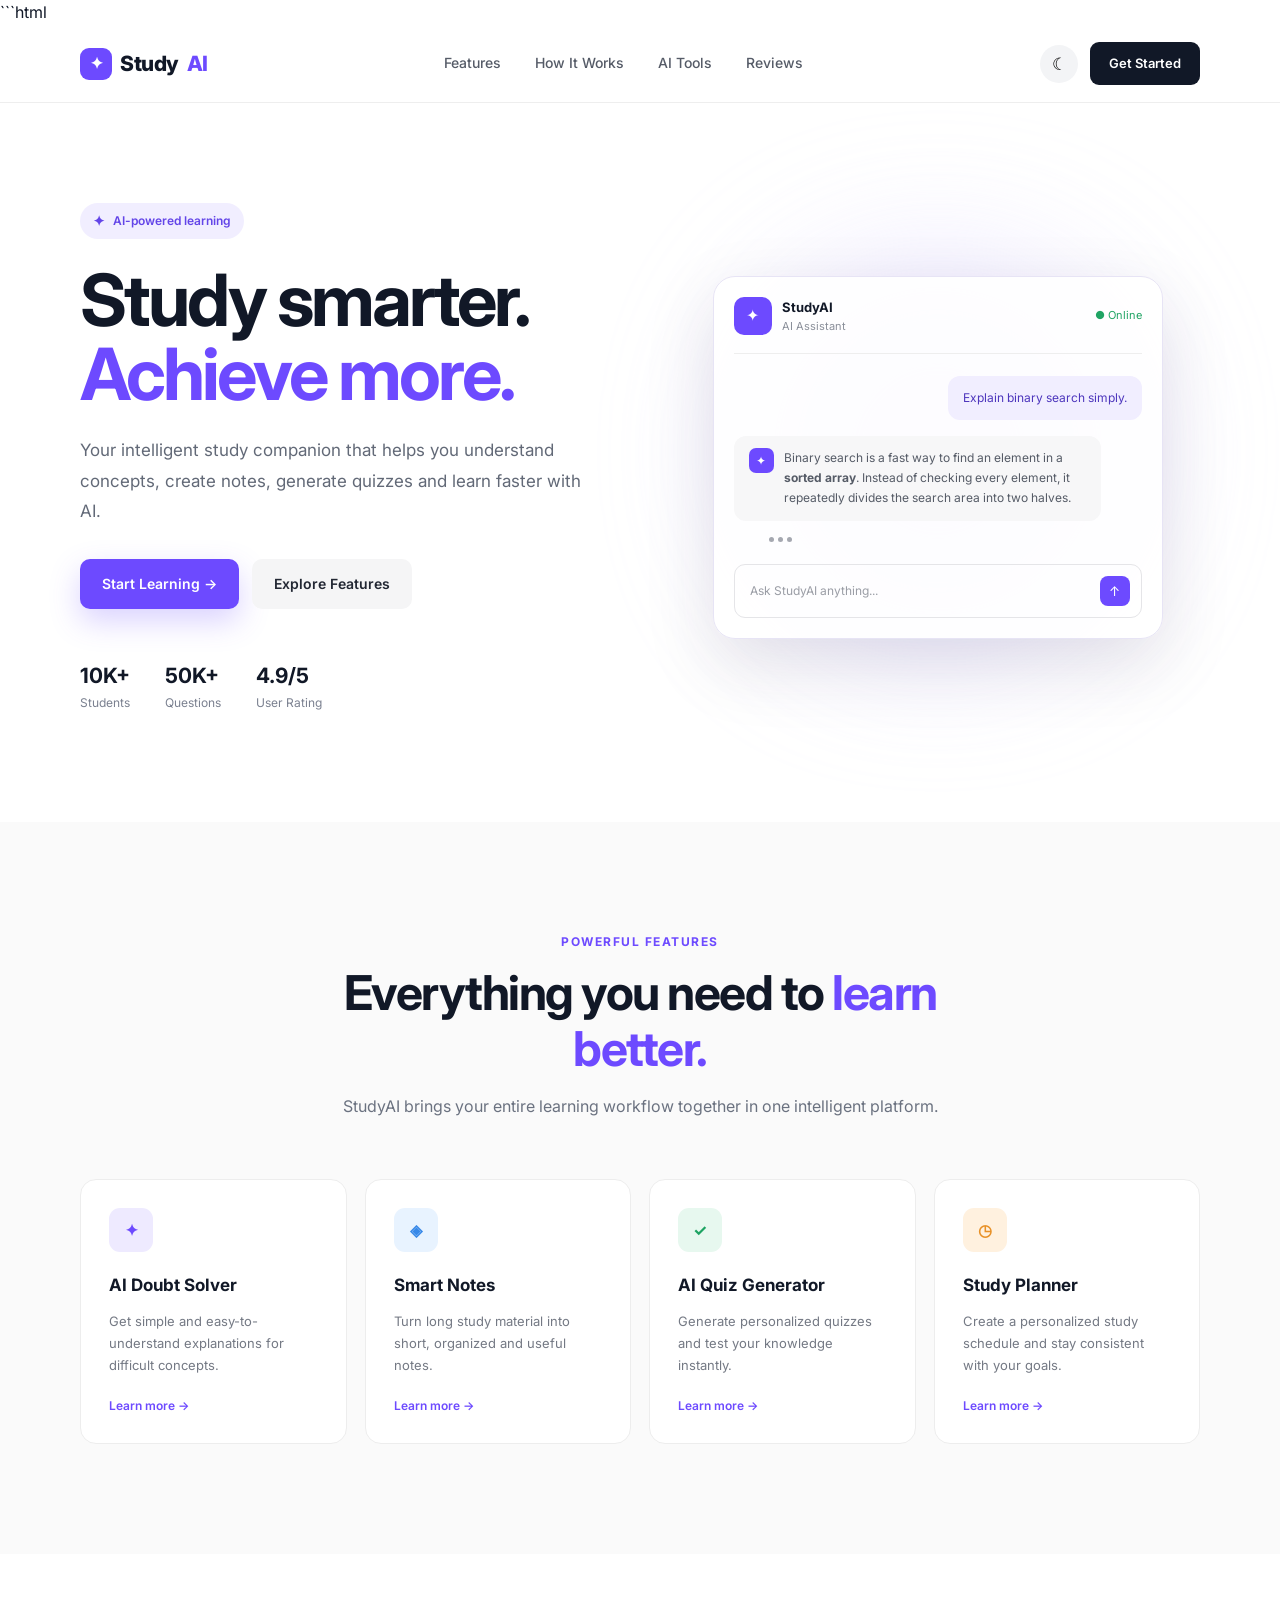
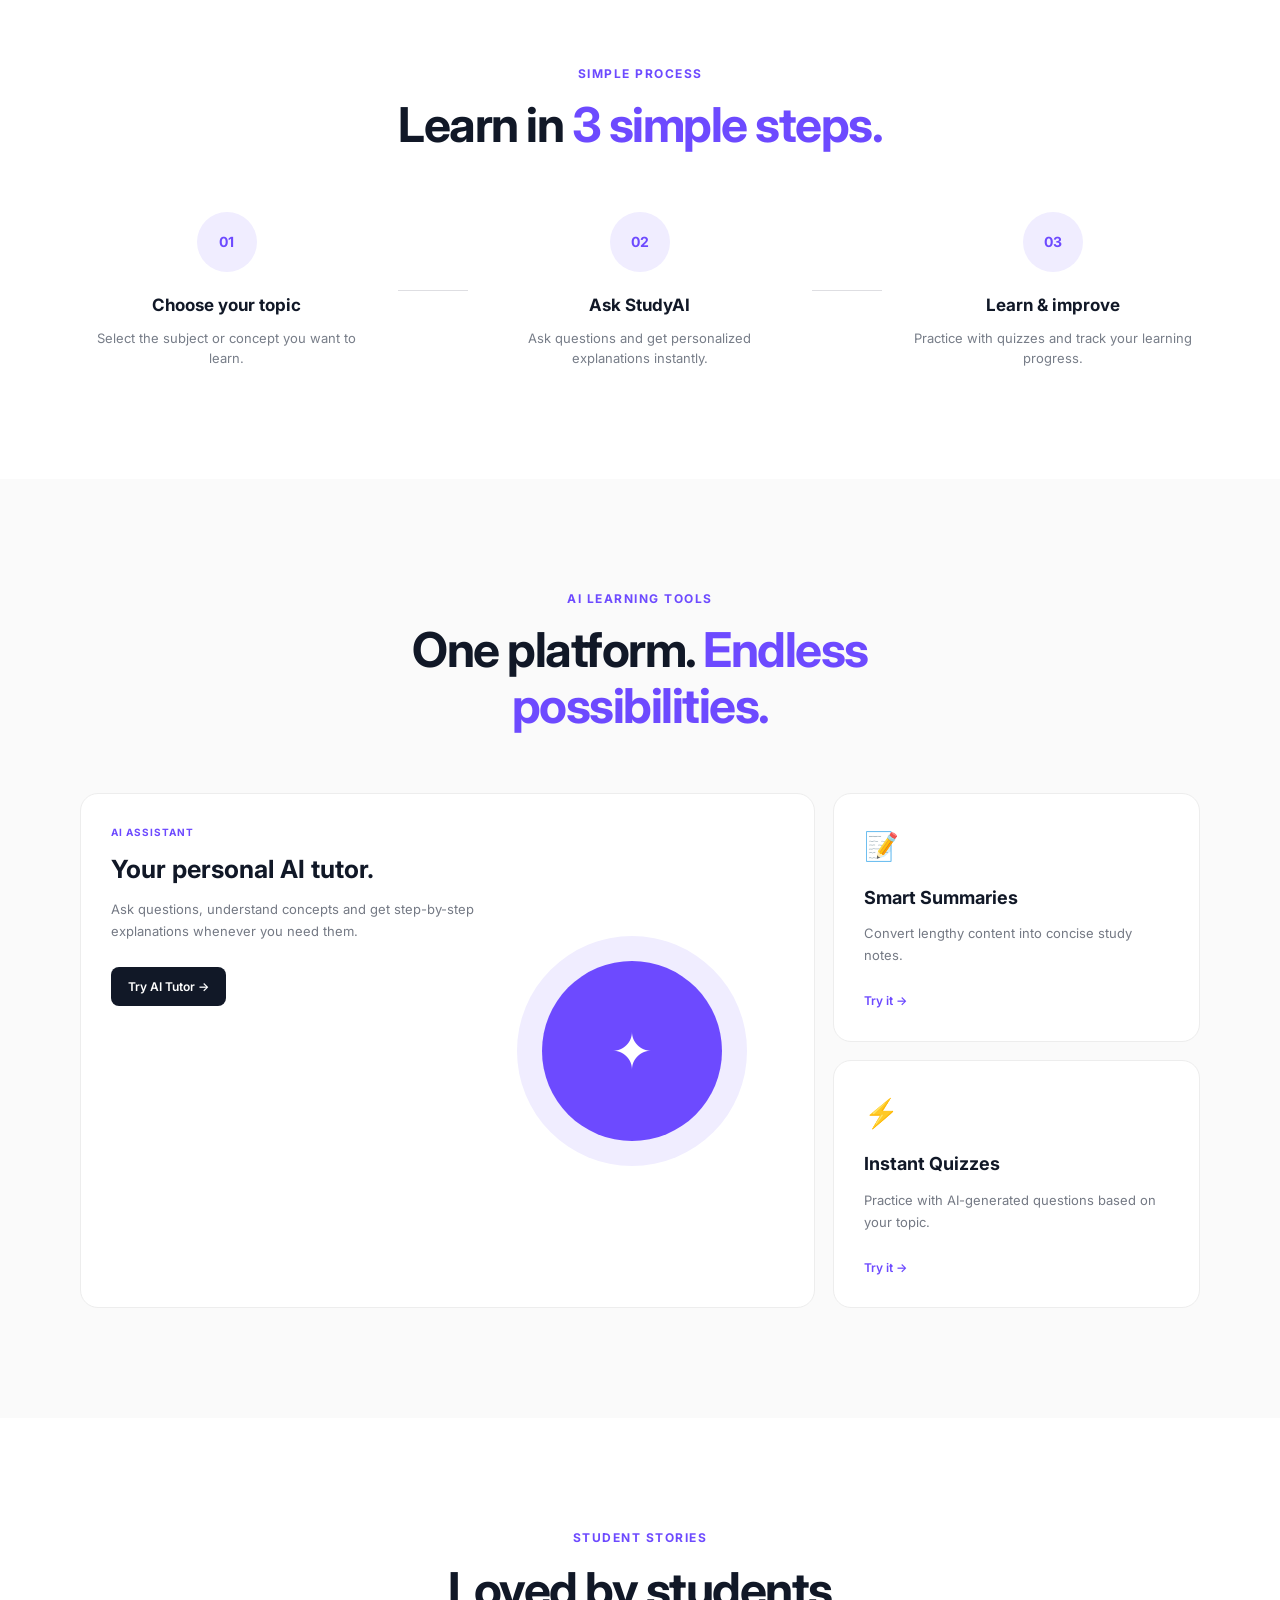
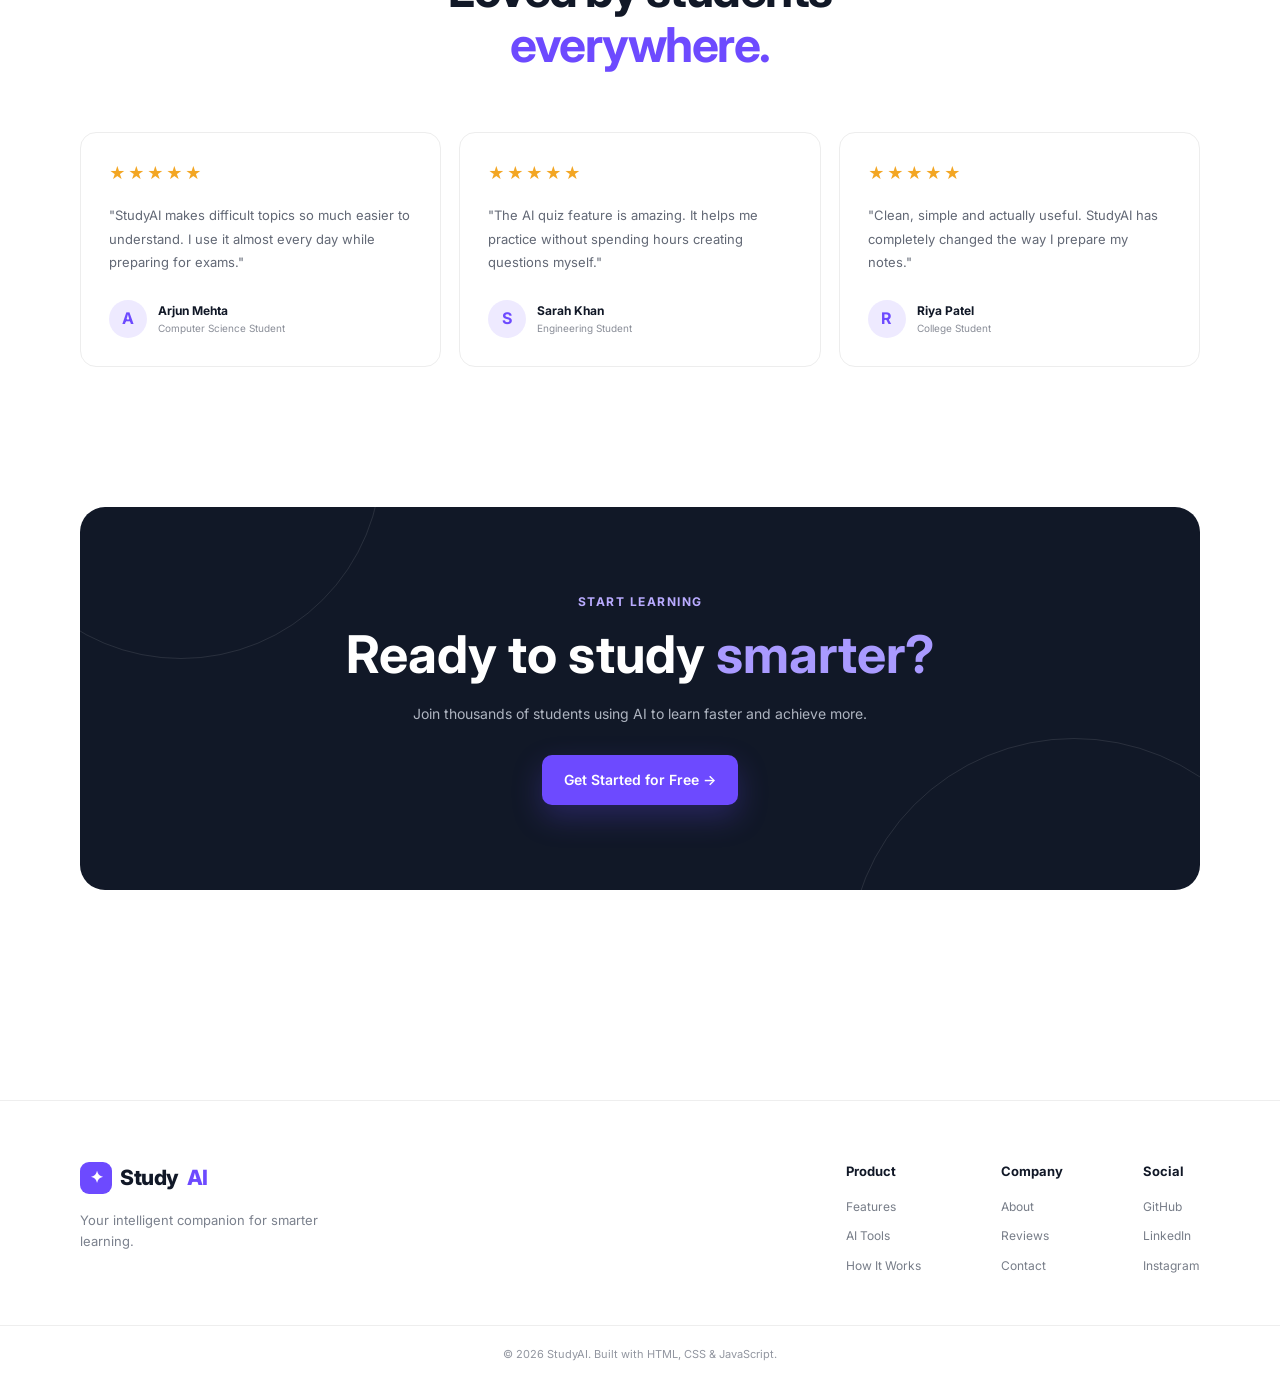
<file: Mern-stack/Landing-Page/index.html>
```html
<!DOCTYPE html>
<html lang="en">
<head>
    <meta charset="UTF-8">
    <meta name="viewport" content="width=device-width, initial-scale=1.0">

    <title>StudyAI | Your AI Study Companion</title>

    <link rel="stylesheet" href="style.css">

    <!-- Google Font -->
    <link rel="preconnect" href="https://fonts.googleapis.com">
    <link rel="preconnect" href="https://fonts.gstatic.com" crossorigin>
    <link href="https://fonts.googleapis.com/css2?family=Inter:wght@400;500;600;700;800&display=swap" rel="stylesheet">
</head>

<body>

    <!--  NAVBAR  -->

    <header class="navbar">
        <div class="container nav-container">

            <a href="#" class="logo">
                <span class="logo-icon">✦</span>
                Study<span>AI</span>
            </a>

            <nav class="nav-links">
                <a href="#features">Features</a>
                <a href="#how-it-works">How It Works</a>
                <a href="#tools">AI Tools</a>
                <a href="#reviews">Reviews</a>
            </nav>

            <div class="nav-actions">
                <button id="themeBtn" class="theme-btn">☾</button>
                <a href="#start" class="nav-btn">Get Started</a>
            </div>

            <button class="menu-btn" id="menuBtn">☰</button>

        </div>
    </header>


    <!--  HERO  -->

    <main>

        <section class="hero">
            <div class="container hero-container">

                <div class="hero-content">

                    <div class="hero-badge">
                        <span>✦</span>
                        AI-powered learning
                    </div>

                    <h1>
                        Study smarter.
                        <span>Achieve more.</span>
                    </h1>

                    <p>
                        Your intelligent study companion that helps you
                        understand concepts, create notes, generate quizzes
                        and learn faster with AI.
                    </p>

                    <div class="hero-buttons">
                        <a href="#start" class="primary-btn">
                            Start Learning →
                        </a>

                        <a href="#features" class="secondary-btn">
                            Explore Features
                        </a>
                    </div>

                    <div class="hero-stats">

                        <div class="stat">
                            <strong>10K+</strong>
                            <span>Students</span>
                        </div>

                        <div class="stat">
                            <strong>50K+</strong>
                            <span>Questions</span>
                        </div>

                        <div class="stat">
                            <strong>4.9/5</strong>
                            <span>User Rating</span>
                        </div>

                    </div>

                </div>


                <!-- AI CARD -->

                <div class="hero-visual">

                    <div class="glow"></div>

                    <div class="ai-card">

                        <div class="ai-card-header">
                            <div class="ai-title">
                                <div class="ai-icon">✦</div>

                                <div>
                                    <strong>StudyAI</strong>
                                    <small>AI Assistant</small>
                                </div>
                            </div>

                            <span class="online">
                                ● Online
                            </span>
                        </div>


                        <div class="chat">

                            <div class="message user-message">
                                Explain binary search simply.
                            </div>

                            <div class="message ai-message">
                                <div class="mini-ai">✦</div>

                                <p>
                                    Binary search is a fast way to find an
                                    element in a <strong>sorted array</strong>.
                                    Instead of checking every element,
                                    it repeatedly divides the search area
                                    into two halves.
                                </p>
                            </div>

                            <div class="typing">
                                <span></span>
                                <span></span>
                                <span></span>
                            </div>

                        </div>


                        <div class="ai-input">
                            <span>Ask StudyAI anything...</span>
                            <button>↑</button>
                        </div>

                    </div>

                </div>

            </div>
        </section>


        <!-- FEATURES -->

        <section class="features section" id="features">

            <div class="container">

                <div class="section-heading">

                    <span class="section-label">
                        POWERFUL FEATURES
                    </span>

                    <h2>
                        Everything you need to
                        <span>learn better.</span>
                    </h2>

                    <p>
                        StudyAI brings your entire learning workflow
                        together in one intelligent platform.
                    </p>

                </div>


                <div class="feature-grid">

                    <div class="feature-card">

                        <div class="feature-icon purple">
                            ✦
                        </div>

                        <h3>AI Doubt Solver</h3>

                        <p>
                            Get simple and easy-to-understand explanations
                            for difficult concepts.
                        </p>

                        <a href="#">Learn more →</a>

                    </div>


                    <div class="feature-card">

                        <div class="feature-icon blue">
                            ◈
                        </div>

                        <h3>Smart Notes</h3>

                        <p>
                            Turn long study material into short,
                            organized and useful notes.
                        </p>

                        <a href="#">Learn more →</a>

                    </div>


                    <div class="feature-card">

                        <div class="feature-icon green">
                            ✓
                        </div>

                        <h3>AI Quiz Generator</h3>

                        <p>
                            Generate personalized quizzes and test
                            your knowledge instantly.
                        </p>

                        <a href="#">Learn more →</a>

                    </div>


                    <div class="feature-card">

                        <div class="feature-icon orange">
                            ◷
                        </div>

                        <h3>Study Planner</h3>

                        <p>
                            Create a personalized study schedule and
                            stay consistent with your goals.
                        </p>

                        <a href="#">Learn more →</a>

                    </div>

                </div>

            </div>

        </section>


        <!-- HOW IT WORKS  -->

        <section class="how-section section" id="how-it-works">

            <div class="container">

                <div class="section-heading">

                    <span class="section-label">
                        SIMPLE PROCESS
                    </span>

                    <h2>
                        Learn in <span>3 simple steps.</span>
                    </h2>

                </div>


                <div class="steps">

                    <div class="step">

                        <div class="step-number">01</div>

                        <h3>Choose your topic</h3>

                        <p>
                            Select the subject or concept
                            you want to learn.
                        </p>

                    </div>


                    <div class="step-line"></div>


                    <div class="step">

                        <div class="step-number">02</div>

                        <h3>Ask StudyAI</h3>

                        <p>
                            Ask questions and get personalized
                            explanations instantly.
                        </p>

                    </div>


                    <div class="step-line"></div>


                    <div class="step">

                        <div class="step-number">03</div>

                        <h3>Learn & improve</h3>

                        <p>
                            Practice with quizzes and track
                            your learning progress.
                        </p>

                    </div>

                </div>

            </div>

        </section>


        <!-- AI TOOLS  -->

        <section class="tools section" id="tools">

            <div class="container">

                <div class="section-heading">

                    <span class="section-label">
                        AI LEARNING TOOLS
                    </span>

                    <h2>
                        One platform.
                        <span>Endless possibilities.</span>
                    </h2>

                </div>


                <div class="tools-grid">

                    <div class="tool-card large">

                        <div class="tool-content">

                            <span class="tool-tag">
                                AI ASSISTANT
                            </span>

                            <h3>
                                Your personal
                                AI tutor.
                            </h3>

                            <p>
                                Ask questions, understand concepts
                                and get step-by-step explanations
                                whenever you need them.
                            </p>

                            <button class="tool-btn">
                                Try AI Tutor →
                            </button>

                        </div>

                        <div class="tool-visual">
                            <div class="circle">✦</div>
                        </div>

                    </div>


                    <div class="tool-card">

                        <div class="small-tool-icon">📝</div>

                        <h3>Smart Summaries</h3>

                        <p>
                            Convert lengthy content into
                            concise study notes.
                        </p>

                        <a href="#">Try it →</a>

                    </div>


                    <div class="tool-card">

                        <div class="small-tool-icon">⚡</div>

                        <h3>Instant Quizzes</h3>

                        <p>
                            Practice with AI-generated
                            questions based on your topic.
                        </p>

                        <a href="#">Try it →</a>

                    </div>

                </div>

            </div>

        </section>


        <!-- REVIEWS  -->

        <section class="reviews section" id="reviews">

            <div class="container">

                <div class="section-heading">

                    <span class="section-label">
                        STUDENT STORIES
                    </span>

                    <h2>
                        Loved by students
                        <span>everywhere.</span>
                    </h2>

                </div>


                <div class="review-grid">

                    <div class="review-card">

                        <div class="stars">
                            ★★★★★
                        </div>

                        <p>
                            "StudyAI makes difficult topics so much
                            easier to understand. I use it almost
                            every day while preparing for exams."
                        </p>

                        <div class="review-user">
                            <div class="avatar">A</div>

                            <div>
                                <strong>Arjun Mehta</strong>
                                <span>Computer Science Student</span>
                            </div>
                        </div>

                    </div>


                    <div class="review-card">

                        <div class="stars">
                            ★★★★★
                        </div>

                        <p>
                            "The AI quiz feature is amazing.
                            It helps me practice without spending
                            hours creating questions myself."
                        </p>

                        <div class="review-user">
                            <div class="avatar">S</div>

                            <div>
                                <strong>Sarah Khan</strong>
                                <span>Engineering Student</span>
                            </div>
                        </div>

                    </div>


                    <div class="review-card">

                        <div class="stars">
                            ★★★★★
                        </div>

                        <p>
                            "Clean, simple and actually useful.
                            StudyAI has completely changed the way
                            I prepare my notes."
                        </p>

                        <div class="review-user">
                            <div class="avatar">R</div>

                            <div>
                                <strong>Riya Patel</strong>
                                <span>College Student</span>
                            </div>
                        </div>

                    </div>

                </div>

            </div>

        </section>


       

        <section class="cta section" id="start">

            <div class="container">

                <div class="cta-box">

                    <div class="cta-content">

                        <span class="section-label">
                            START LEARNING
                        </span>

                        <h2>
                            Ready to study
                            <span>smarter?</span>
                        </h2>

                        <p>
                            Join thousands of students using AI
                            to learn faster and achieve more.
                        </p>

                        <a href="#" class="primary-btn">
                            Get Started for Free →
                        </a>

                    </div>

                </div>

            </div>

        </section>

    </main>


    <!--  FOOTER  -->

    <footer class="footer">

        <div class="container footer-container">

            <div class="footer-brand">

                <a href="#" class="logo">
                    <span class="logo-icon">✦</span>
                    Study<span>AI</span>
                </a>

                <p>
                    Your intelligent companion
                    for smarter learning.
                </p>

            </div>


            <div class="footer-links">

                <div>
                    <h4>Product</h4>
                    <a href="#features">Features</a>
                    <a href="#tools">AI Tools</a>
                    <a href="#how-it-works">How It Works</a>
                </div>

                <div>
                    <h4>Company</h4>
                    <a href="#">About</a>
                    <a href="#reviews">Reviews</a>
                    <a href="#">Contact</a>
                </div>

                <div>
                    <h4>Social</h4>
                    <a href="#">GitHub</a>
                    <a href="#">LinkedIn</a>
                    <a href="#">Instagram</a>
                </div>

            </div>

        </div>


        <div class="footer-bottom">

            <p>
                © 2026 StudyAI. Built with HTML, CSS & JavaScript.
            </p>

        </div>

    </footer>


    <script src="script.js"></script>

</body>
</html>
</file>
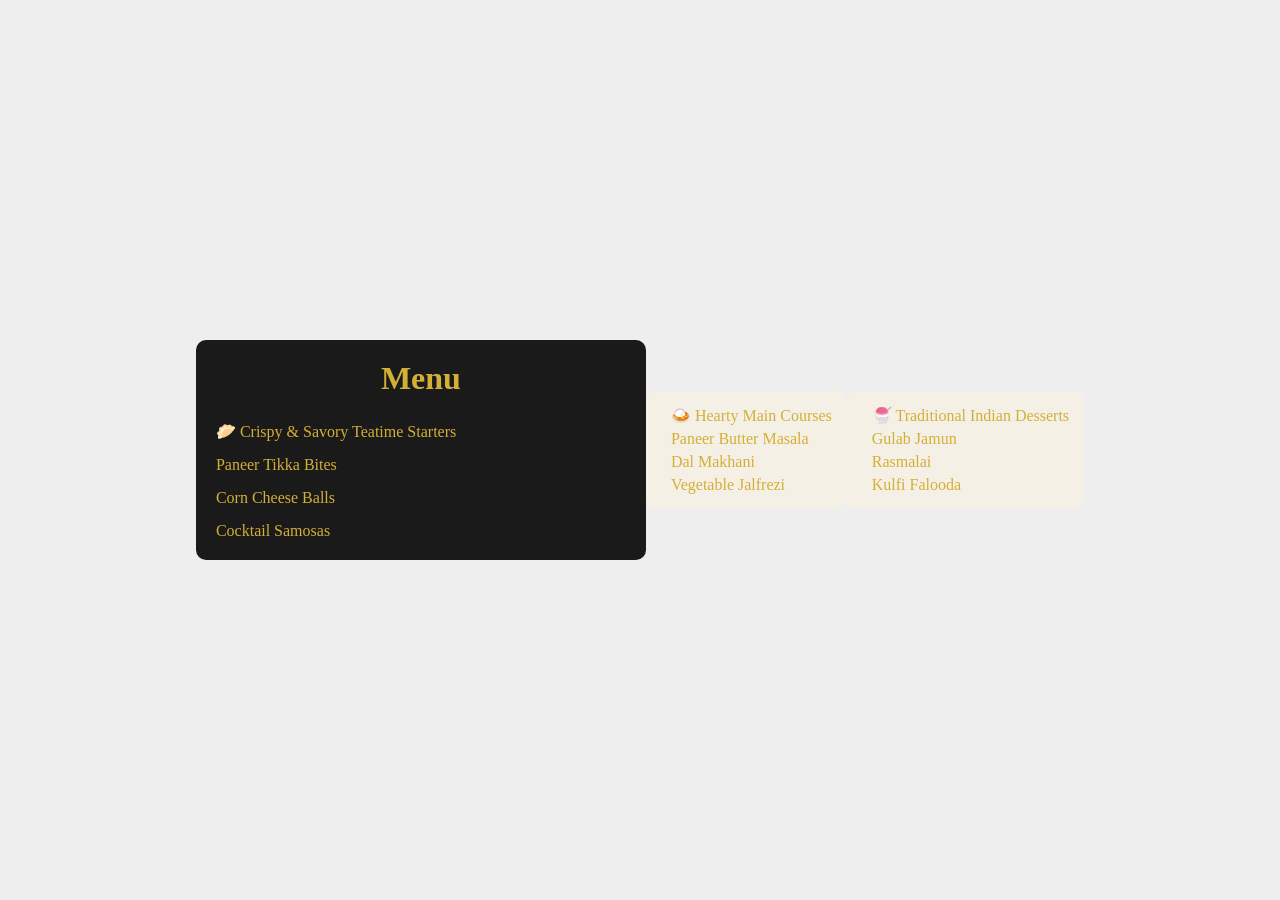
<file: Mern-stack/restaruant-menu.html>
<!DOCTYPE html>
<html lang="en">
<head>
    <meta charset="UTF-8">
    <meta name="viewport" content="width=device-width, initial-scale=1.0">
    <link rel="stylesheet" href="restaruant-menu.css">
    <title>Document</title>
</head>
<body>
    <div class="main-container">
        <h1>Menu</h1>
            <p>🥟 Crispy & Savory Teatime Starters</p>
            <p>Paneer Tikka Bites</p>
            <p>Corn Cheese Balls</p>
            <p>Cocktail Samosas</p>
        </div>
        <div class="main-course">
        <p>🍛 Hearty Main Courses</p>
        <p>Paneer Butter Masala</p>
        <p>Dal Makhani</p>
        <p>Vegetable Jalfrezi</p>
    </div>
    <div class="desserts">
        <p>🍧 Traditional Indian Desserts</p>
        <p>Gulab Jamun</p>
        <p>Rasmalai</p>
        <p>Kulfi Falooda</p>
    </div>
    </div>
</body>
</html>
</file>
<file: Mern-stack/Landing-Page/style.css>
* {
    margin: 0;
    padding: 0;
    box-sizing: border-box;
}

html {
    scroll-behavior: smooth;
}

body {
    font-family: "Inter", sans-serif;
    background: #ffffff;
    color: #111827;
    line-height: 1.6;
    overflow-x: hidden;
}

a {
    text-decoration: none;
    color: inherit;
}

button {
    font-family: inherit;
    cursor: pointer;
    border: none;
}



.container {
    width: min(1120px, 92%);
    margin: auto;
}

.section {
    padding: 110px 0;
}

.section-heading {
    max-width: 650px;
    margin: 0 auto 60px;
    text-align: center;
}

.section-label {
    display: inline-block;
    font-size: 12px;
    font-weight: 700;
    letter-spacing: 1.5px;
    color: #6d4aff;
    margin-bottom: 14px;
}

.section-heading h2 {
    font-size: clamp(32px, 5vw, 48px);
    line-height: 1.15;
    letter-spacing: -1.5px;
    margin-bottom: 18px;
}

.section-heading h2 span {
    color: #6d4aff;
}

.section-heading p {
    color: #6b7280;
    font-size: 16px;
}


/* NAVBAR*/

.navbar {
    position: sticky;
    top: 0;
    z-index: 1000;
    background: rgba(255, 255, 255, 0.88);
    backdrop-filter: blur(15px);
    border-bottom: 1px solid #eeeeee;
}

.nav-container {
    height: 76px;
    display: flex;
    align-items: center;
    justify-content: space-between;
}

.logo {
    display: flex;
    align-items: center;
    gap: 8px;
    font-size: 21px;
    font-weight: 800;
    letter-spacing: -0.5px;
}

.logo span:last-child {
    color: #6d4aff;
}

.logo-icon {
    width: 32px;
    height: 32px;
    display: grid;
    place-items: center;
    border-radius: 9px;
    color: white;
    background: #6d4aff;
    font-size: 16px;
}

.nav-links {
    display: flex;
    align-items: center;
    gap: 34px;
}

.nav-links a {
    font-size: 14px;
    font-weight: 500;
    color: #555b67;
    transition: 0.3s;
}

.nav-links a:hover {
    color: #6d4aff;
}

.nav-actions {
    display: flex;
    align-items: center;
    gap: 12px;
}

.theme-btn {
    width: 38px;
    height: 38px;
    border-radius: 50%;
    background: #f3f4f6;
    font-size: 17px;
    transition: 0.3s;
}

.theme-btn:hover {
    background: #e8e5ff;
}

.nav-btn {
    padding: 11px 19px;
    border-radius: 9px;
    background: #111827;
    color: white;
    font-size: 13px;
    font-weight: 600;
    transition: 0.3s;
}

.nav-btn:hover {
    background: #6d4aff;
    transform: translateY(-2px);
}

.menu-btn {
    display: none;
    background: transparent;
    font-size: 24px;
}


/* HERO */

.hero {
    padding: 100px 0 110px;
    position: relative;
    overflow: hidden;
}

.hero-container {
    display: grid;
    grid-template-columns: 1fr 1fr;
    gap: 70px;
    align-items: center;
}

.hero-content {
    max-width: 600px;
}

.hero-badge {
    width: fit-content;
    display: flex;
    align-items: center;
    gap: 8px;
    padding: 7px 13px;
    border-radius: 30px;
    background: #f1eeff;
    color: #6345e8;
    font-size: 12px;
    font-weight: 600;
    margin-bottom: 24px;
}

.hero-badge span {
    font-size: 14px;
}

.hero h1 {
    font-size: clamp(48px, 6vw, 72px);
    line-height: 1.03;
    letter-spacing: -3px;
    margin-bottom: 24px;
}

.hero h1 span {
    display: block;
    color: #6d4aff;
}

.hero-content > p {
    max-width: 530px;
    color: #626977;
    font-size: 17px;
    line-height: 1.8;
    margin-bottom: 32px;
}

.hero-buttons {
    display: flex;
    gap: 13px;
    flex-wrap: wrap;
}

.primary-btn,
.secondary-btn {
    display: inline-flex;
    align-items: center;
    justify-content: center;
    padding: 14px 22px;
    border-radius: 10px;
    font-size: 14px;
    font-weight: 600;
    transition: 0.3s;
}

.primary-btn {
    background: #6d4aff;
    color: white;
    box-shadow: 0 12px 30px rgba(109, 74, 255, 0.25);
}

.primary-btn:hover {
    transform: translateY(-3px);
    box-shadow: 0 17px 35px rgba(109, 74, 255, 0.32);
}

.secondary-btn {
    background: #f5f5f6;
    color: #222733;
}

.secondary-btn:hover {
    background: #e9e9eb;
    transform: translateY(-3px);
}

.hero-stats {
    display: flex;
    gap: 35px;
    margin-top: 50px;
}

.stat {
    display: flex;
    flex-direction: column;
}

.stat strong {
    font-size: 21px;
}

.stat span {
    color: #7b8190;
    font-size: 12px;
}


/* AI HERO CARD */

.hero-visual {
    position: relative;
    display: flex;
    justify-content: center;
}

.glow {
    position: absolute;
    width: 350px;
    height: 350px;
    border-radius: 50%;
    background: #dcd4ff;
    filter: blur(80px);
    opacity: 0.7;
}

.ai-card {
    width: min(100%, 450px);
    position: relative;
    background: rgba(255, 255, 255, 0.9);
    border: 1px solid #e7e4f5;
    border-radius: 22px;
    padding: 20px;
    box-shadow:
        0 25px 70px rgba(39, 30, 80, 0.13);
}

.ai-card-header {
    display: flex;
    align-items: center;
    justify-content: space-between;
    padding-bottom: 18px;
    border-bottom: 1px solid #eeeeee;
}

.ai-title {
    display: flex;
    align-items: center;
    gap: 10px;
}

.ai-icon {
    width: 38px;
    height: 38px;
    display: grid;
    place-items: center;
    background: #6d4aff;
    color: white;
    border-radius: 10px;
}

.ai-title strong {
    display: block;
    font-size: 13px;
}

.ai-title small {
    color: #8a8f9a;
    font-size: 11px;
}

.online {
    color: #20a464;
    font-size: 11px;
}

.chat {
    padding: 22px 0;
    display: flex;
    flex-direction: column;
    gap: 16px;
}

.message {
    padding: 12px 15px;
    border-radius: 12px;
    font-size: 12px;
    max-width: 90%;
}

.user-message {
    align-self: flex-end;
    background: #f1eeff;
    color: #4d36bd;
}

.ai-message {
    display: flex;
    gap: 10px;
    background: #f7f7f8;
    color: #555b66;
}

.ai-message p {
    line-height: 1.7;
}

.mini-ai {
    min-width: 25px;
    height: 25px;
    display: grid;
    place-items: center;
    background: #6d4aff;
    color: white;
    border-radius: 7px;
}

.typing {
    display: flex;
    gap: 4px;
    margin-left: 35px;
}

.typing span {
    width: 5px;
    height: 5px;
    background: #a5a8b0;
    border-radius: 50%;
    animation: typing 1s infinite;
}

.typing span:nth-child(2) {
    animation-delay: 0.15s;
}

.typing span:nth-child(3) {
    animation-delay: 0.3s;
}

@keyframes typing {
    0%, 100% {
        opacity: 0.3;
        transform: translateY(0);
    }

    50% {
        opacity: 1;
        transform: translateY(-3px);
    }
}

.ai-input {
    display: flex;
    align-items: center;
    justify-content: space-between;
    padding: 11px 11px 11px 15px;
    border: 1px solid #e5e5e8;
    border-radius: 11px;
    color: #9a9da5;
    font-size: 12px;
}

.ai-input button {
    width: 30px;
    height: 30px;
    border-radius: 8px;
    background: #6d4aff;
    color: white;
}


/* FEATURES */

.features {
    background: #fafafa;
}

.feature-grid {
    display: grid;
    grid-template-columns: repeat(4, 1fr);
    gap: 18px;
}

.feature-card {
    background: white;
    border: 1px solid #ededed;
    border-radius: 16px;
    padding: 28px;
    transition: 0.3s;
}

.feature-card:hover {
    transform: translateY(-7px);
    border-color: #d9d1ff;
    box-shadow: 0 20px 45px rgba(0, 0, 0, 0.06);
}

.feature-icon {
    width: 44px;
    height: 44px;
    display: grid;
    place-items: center;
    border-radius: 11px;
    margin-bottom: 20px;
    font-weight: 700;
}

.purple {
    background: #eeeaff;
    color: #6d4aff;
}

.blue {
    background: #e8f3ff;
    color: #3688e8;
}

.green {
    background: #e7f8ef;
    color: #1da362;
}

.orange {
    background: #fff1df;
    color: #e89127;
}

.feature-card h3 {
    font-size: 17px;
    margin-bottom: 10px;
}

.feature-card p {
    color: #747984;
    font-size: 13px;
    line-height: 1.7;
    margin-bottom: 20px;
}

.feature-card a {
    color: #6d4aff;
    font-size: 12px;
    font-weight: 600;
}


/* HOW IT WORKS */

.steps {
    display: grid;
    grid-template-columns: 1fr auto 1fr auto 1fr;
    align-items: center;
    gap: 25px;
}

.step {
    text-align: center;
}

.step-number {
    width: 60px;
    height: 60px;
    display: grid;
    place-items: center;
    margin: 0 auto 20px;
    border-radius: 50%;
    background: #f0edff;
    color: #6d4aff;
    font-weight: 700;
    font-size: 14px;
}

.step h3 {
    font-size: 17px;
    margin-bottom: 8px;
}

.step p {
    color: #777d88;
    font-size: 13px;
}

.step-line {
    width: 70px;
    height: 1px;
    background: #dedee2;
}


/*  AI TOOLS */

.tools {
    background: #fafafa;
}

.tools-grid {
    display: grid;
    grid-template-columns: 2fr 1fr;
    gap: 18px;
}

.tool-card {
    background: white;
    border: 1px solid #ededed;
    border-radius: 18px;
    padding: 30px;
    transition: 0.3s;
}

.tool-card:hover {
    transform: translateY(-5px);
    box-shadow: 0 20px 50px rgba(0, 0, 0, 0.07);
}

.tool-card.large {
    grid-row: span 2;
    display: flex;
    min-height: 400px;
    overflow: hidden;
}

.tool-content {
    width: 55%;
}

.tool-tag {
    color: #6d4aff;
    font-size: 10px;
    font-weight: 700;
    letter-spacing: 1px;
}

.tool-card h3 {
    font-size: 25px;
    line-height: 1.2;
    margin: 14px 0;
}

.tool-card p {
    color: #747984;
    font-size: 13px;
    line-height: 1.7;
    margin-bottom: 25px;
}

.tool-btn {
    background: #111827;
    color: white;
    padding: 12px 17px;
    border-radius: 8px;
    font-size: 12px;
    font-weight: 600;
}

.tool-visual {
    flex: 1;
    display: grid;
    place-items: center;
}

.circle {
    width: 180px;
    height: 180px;
    display: grid;
    place-items: center;
    border-radius: 50%;
    background: #6d4aff;
    color: white;
    font-size: 50px;
    box-shadow: 0 0 0 25px #f0edff;
}

.small-tool-icon {
    font-size: 28px;
    margin-bottom: 18px;
}

.tool-card:not(.large) h3 {
    font-size: 18px;
}

.tool-card a {
    color: #6d4aff;
    font-size: 12px;
    font-weight: 600;
}


/*REVIEWS */

.review-grid {
    display: grid;
    grid-template-columns: repeat(3, 1fr);
    gap: 18px;
}

.review-card {
    padding: 28px;
    border: 1px solid #ededed;
    border-radius: 16px;
    background: white;
}

.stars {
    color: #f3a623;
    letter-spacing: 2px;
    margin-bottom: 18px;
}

.review-card > p {
    color: #626875;
    font-size: 13px;
    line-height: 1.8;
    margin-bottom: 25px;
}

.review-user {
    display: flex;
    align-items: center;
    gap: 11px;
}

.avatar {
    width: 38px;
    height: 38px;
    display: grid;
    place-items: center;
    border-radius: 50%;
    background: #eeeaff;
    color: #6d4aff;
    font-weight: 700;
}

.review-user strong {
    display: block;
    font-size: 12px;
}

.review-user span {
    display: block;
    color: #8a8e98;
    font-size: 10px;
}


/* CTA */

.cta {
    padding-top: 30px;
}

.cta-box {
    position: relative;
    overflow: hidden;
    border-radius: 25px;
    background: #111827;
    color: white;
    padding: 85px 30px;
    text-align: center;
}

.cta-box::before,
.cta-box::after {
    content: "";
    position: absolute;
    border-radius: 50%;
    border: 1px solid rgba(255,255,255,0.1);
}

.cta-box::before {
    width: 400px;
    height: 400px;
    top: -250px;
    left: -100px;
}

.cta-box::after {
    width: 450px;
    height: 450px;
    bottom: -300px;
    right: -100px;
}

.cta-content {
    position: relative;
    z-index: 2;
}

.cta-box .section-label {
    color: #b9abff;
}

.cta-box h2 {
    font-size: clamp(35px, 5vw, 52px);
    line-height: 1.15;
    margin-bottom: 18px;
}

.cta-box h2 span {
    color: #a99aff;
}

.cta-box p {
    max-width: 500px;
    margin: 0 auto 30px;
    color: #aeb4c0;
    font-size: 14px;
}


/* FOOTER */

.footer {
    margin-top: 100px;
    border-top: 1px solid #eeeeee;
    padding-top: 60px;
}

.footer-container {
    display: flex;
    justify-content: space-between;
    gap: 60px;
    padding-bottom: 50px;
}

.footer-brand {
    max-width: 260px;
}

.footer-brand p {
    margin-top: 15px;
    color: #7b818d;
    font-size: 13px;
}

.footer-links {
    display: flex;
    gap: 80px;
}

.footer-links div {
    display: flex;
    flex-direction: column;
    gap: 10px;
}

.footer-links h4 {
    font-size: 13px;
    margin-bottom: 5px;
}

.footer-links a {
    color: #777d88;
    font-size: 12px;
    transition: 0.3s;
}

.footer-links a:hover {
    color: #6d4aff;
}

.footer-bottom {
    border-top: 1px solid #eeeeee;
    padding: 20px 0;
    text-align: center;
}

.footer-bottom p {
    color: #9296a0;
    font-size: 11px;
}


/* DARK MODE */

body.dark {
    background: #0b0d12;
    color: #f5f5f5;
}

body.dark .navbar {
    background: rgba(11, 13, 18, 0.88);
    border-color: #20232b;
}

body.dark .nav-links a {
    color: #aeb4c0;
}

body.dark .theme-btn {
    background: #1b1e26;
    color: white;
}

body.dark .hero-content > p,
body.dark .section-heading p,
body.dark .feature-card p,
body.dark .step p,
body.dark .tool-card p,
body.dark .review-card > p {
    color: #9da3ae;
}

body.dark .secondary-btn {
    background: #1b1e26;
    color: white;
}

body.dark .features,
body.dark .tools {
    background: #0f1117;
}

body.dark .feature-card,
body.dark .tool-card,
body.dark .review-card,
body.dark .ai-card {
    background: #151821;
    border-color: #252936;
}

body.dark .ai-card-header {
    border-color: #252936;
}

body.dark .ai-message {
    background: #1d2029;
}

body.dark .ai-input {
    border-color: #2b2e38;
}

body.dark .footer {
    border-color: #252936;
}

body.dark .footer-bottom {
    border-color: #252936;
}

body.dark .footer-links a,
body.dark .footer-brand p {
    color: #979da8;
}


/* RESPONSIVE */

@media (max-width: 950px) {

    .nav-links {
        gap: 18px;
    }

    .hero-container {
        grid-template-columns: 1fr;
        text-align: center;
    }

    .hero-content {
        max-width: 700px;
        margin: auto;
    }

    .hero-badge {
        margin-left: auto;
        margin-right: auto;
    }

    .hero-content > p {
        margin-left: auto;
        margin-right: auto;
    }

    .hero-buttons,
    .hero-stats {
        justify-content: center;
    }

    .hero-visual {
        margin-top: 30px;
    }

    .feature-grid {
        grid-template-columns: repeat(2, 1fr);
    }

    .review-grid {
        grid-template-columns: 1fr;
    }

    .tools-grid {
        grid-template-columns: 1fr;
    }

    .tool-card.large {
        grid-row: auto;
    }
}


@media (max-width: 700px) {

    .section {
        padding: 80px 0;
    }

    .nav-links,
    .nav-actions {
        display: none;
    }

    .menu-btn {
        display: block;
    }

    .nav-container {
        height: 68px;
    }

    .hero {
        padding: 75px 0;
    }

    .hero h1 {
        font-size: 48px;
        letter-spacing: -2px;
    }

    .hero-stats {
        gap: 20px;
    }

    .feature-grid {
        grid-template-columns: 1fr;
    }

    .steps {
        grid-template-columns: 1fr;
        gap: 35px;
    }

    .step-line {
        display: none;
    }

    .tool-card.large {
        flex-direction: column;
    }

    .tool-content {
        width: 100%;
    }

    .tool-visual {
        margin-top: 60px;
    }

    .circle {
        width: 130px;
        height: 130px;
    }

    .footer-container {
        flex-direction: column;
    }

    .footer-links {
        gap: 45px;
        flex-wrap: wrap;
    }

    .cta-box {
        padding: 65px 20px;
    }
}


@media (max-width: 450px) {

    .hero h1 {
        font-size: 41px;
    }

    .hero-buttons {
        flex-direction: column;
    }

    .primary-btn,
    .secondary-btn {
        width: 100%;
    }

    .hero-stats {
        gap: 15px;
    }

    .stat strong {
        font-size: 18px;
    }

    .footer-links {
        gap: 30px;
    }
}
</file>
<file: Mern-stack/restaruant-menu.css>
*{
    margin: 0;
    padding: 0;
    box-sizing: border-box;
}

:root{
    --gold: #d4af37;
    --dark: #1a1a1a;
    --cream: #f5f0e6;
    --radius: 10px;
}

body{
    display: flex;              
    justify-content: center;
    align-items: center;
    min-height: 100vh;
    background-color: #eee;
}


.main-container{
    width: 450px;
    background-color: var(--dark);
    color: var(--gold);
    padding: 20px;
    border-radius: var(--radius);

    display: flex;              
    flex-direction: column;
    gap: 15px;

    position: relative;        
}

.main-container h1{
    text-align: center;
    margin-bottom: 10px;
}


.starter,
.main-course,
.desserts{
    background-color: var(--cream);
    color: var(--gold);
    padding: 15px;
    border-radius: var(--radius);

    display: flex;              
    flex-direction: column;
    gap: 5px;

    position: relative;
}


.starter p,
.main-course p,
.desserts p{
    margin-left: 10px;
}


.starter::before{
    content: "⭐";
    position: absolute;
    top: 10px;
    right: 10px;
}
</file>
